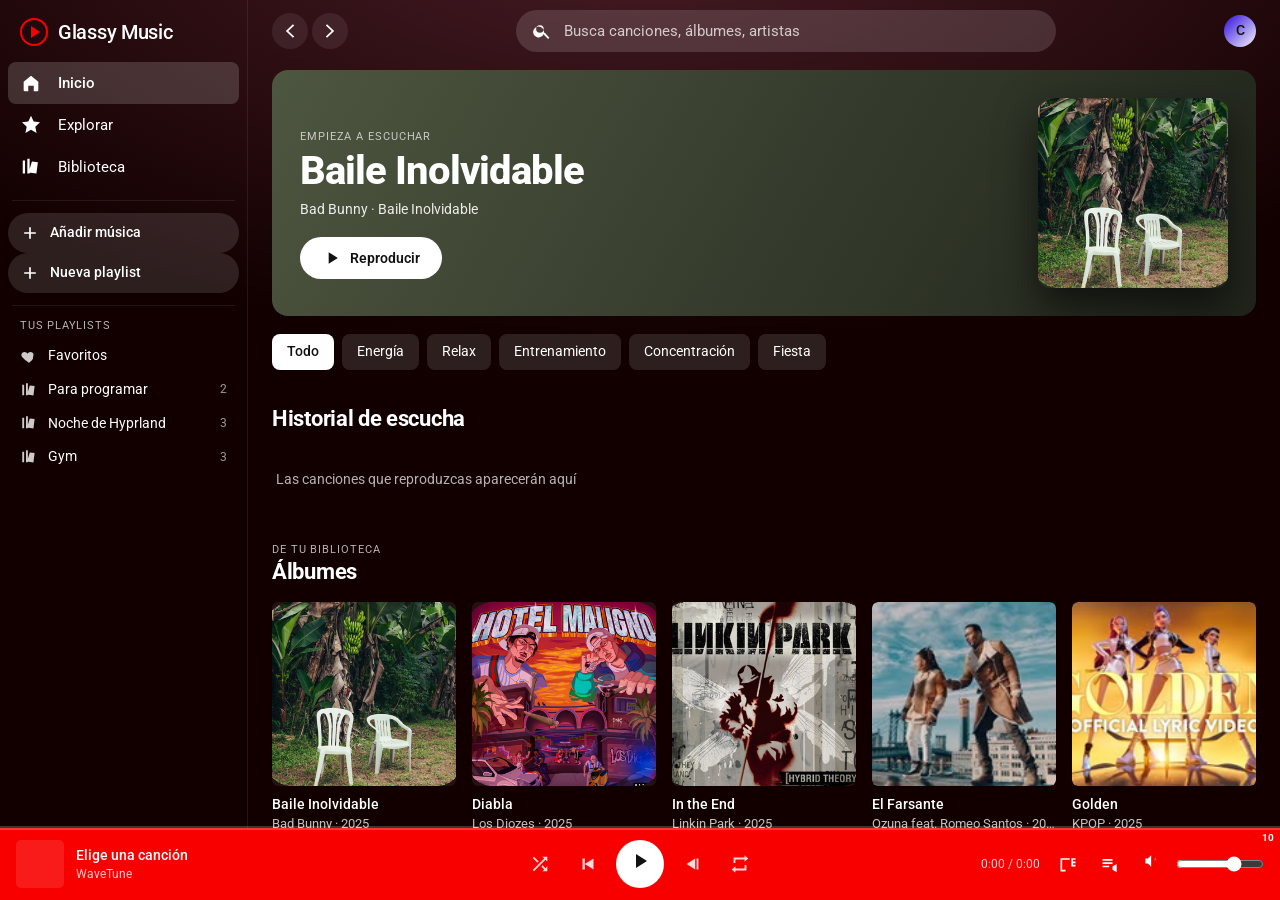
<file: index.html>
<!DOCTYPE html>
<html lang="es">
  <head>
    <meta charset="utf-8">
    <meta name="viewport" content="width=device-width, initial-scale=1, viewport-fit=cover">
    <meta name="description" content="Glassy Music · reproductor con cola, favoritos y playlists">
    <meta name="theme-color" content="#120101">
    <title>Glassy Music · Inicio</title>

    <link rel="icon" href="assets/artwork/golden.png" type="image/png">
    <link rel="apple-touch-icon" href="assets/artwork/golden.png">
    <link rel="manifest" href="manifest.webmanifest">
    <link rel="preconnect" href="https://fonts.googleapis.com">
    <link rel="preconnect" href="https://fonts.gstatic.com" crossorigin>
    <link rel="stylesheet" href="https://fonts.googleapis.com/css2?family=Roboto:wght@400;500;700&display=swap">
    <link rel="stylesheet" href="css/Style.css">
  </head>

  <body data-page="inicio">
    <aside id="sidebar" aria-label="Navegación principal"></aside>

    <main>
      <header class="topbar" id="topbar"></header>
      <div class="scroll" id="view"></div>
    </main>

    <footer id="player" aria-label="Reproductor"></footer>

    <audio id="audio" preload="metadata"></audio>
    <audio id="preload" preload="auto"></audio>

    <script src="js/Data.js"></script>
    <script src="js/History.js"></script>
    <script src="js/Layout.js"></script>
    <script src="js/Player.js"></script>
    <script src="js/Script.js"></script>
  </body>
</html>
</file>
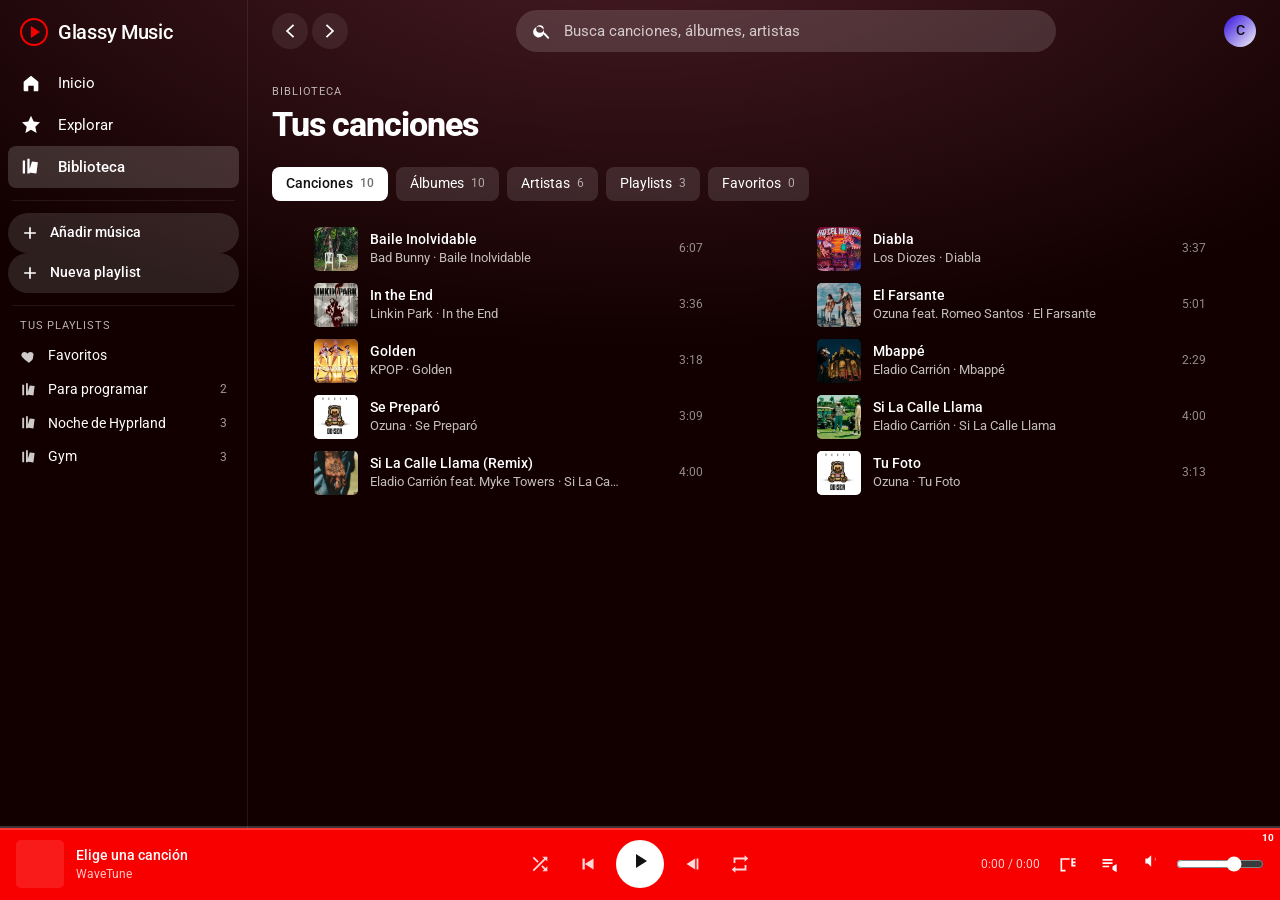
<file: biblioteca/Biblioteca.html>
<!DOCTYPE html>
<html lang="es">
  <head>
    <meta charset="utf-8">
    <meta name="viewport" content="width=device-width, initial-scale=1, viewport-fit=cover">
    <meta name="description" content="Glassy Music · canciones, álbumes, artistas y playlists">
    <meta name="theme-color" content="#120101">
    <title>Glassy Music · Biblioteca</title>

    <link rel="icon" href="../assets/artwork/golden.png" type="image/png">
    <link rel="apple-touch-icon" href="../assets/artwork/golden.png">
    <link rel="manifest" href="../manifest.webmanifest">
    <link rel="preconnect" href="https://fonts.googleapis.com">
    <link rel="preconnect" href="https://fonts.gstatic.com" crossorigin>
    <link rel="stylesheet" href="https://fonts.googleapis.com/css2?family=Roboto:wght@400;500;700&display=swap">
    <link rel="stylesheet" href="../css/Style.css">
  </head>

  <body data-page="biblioteca">
    <aside id="sidebar" aria-label="Navegación principal"></aside>

    <main>
      <header class="topbar" id="topbar"></header>
      <div class="scroll" id="view"></div>
    </main>

    <footer id="player" aria-label="Reproductor"></footer>

    <audio id="audio" preload="metadata"></audio>
    <audio id="preload" preload="auto"></audio>

    <script src="../js/Data.js"></script>
    <script src="../js/History.js"></script>
    <script src="../js/Layout.js"></script>
    <script src="../js/Player.js"></script>
    <script src="../js/Script.js"></script>
  </body>
</html>
</file>
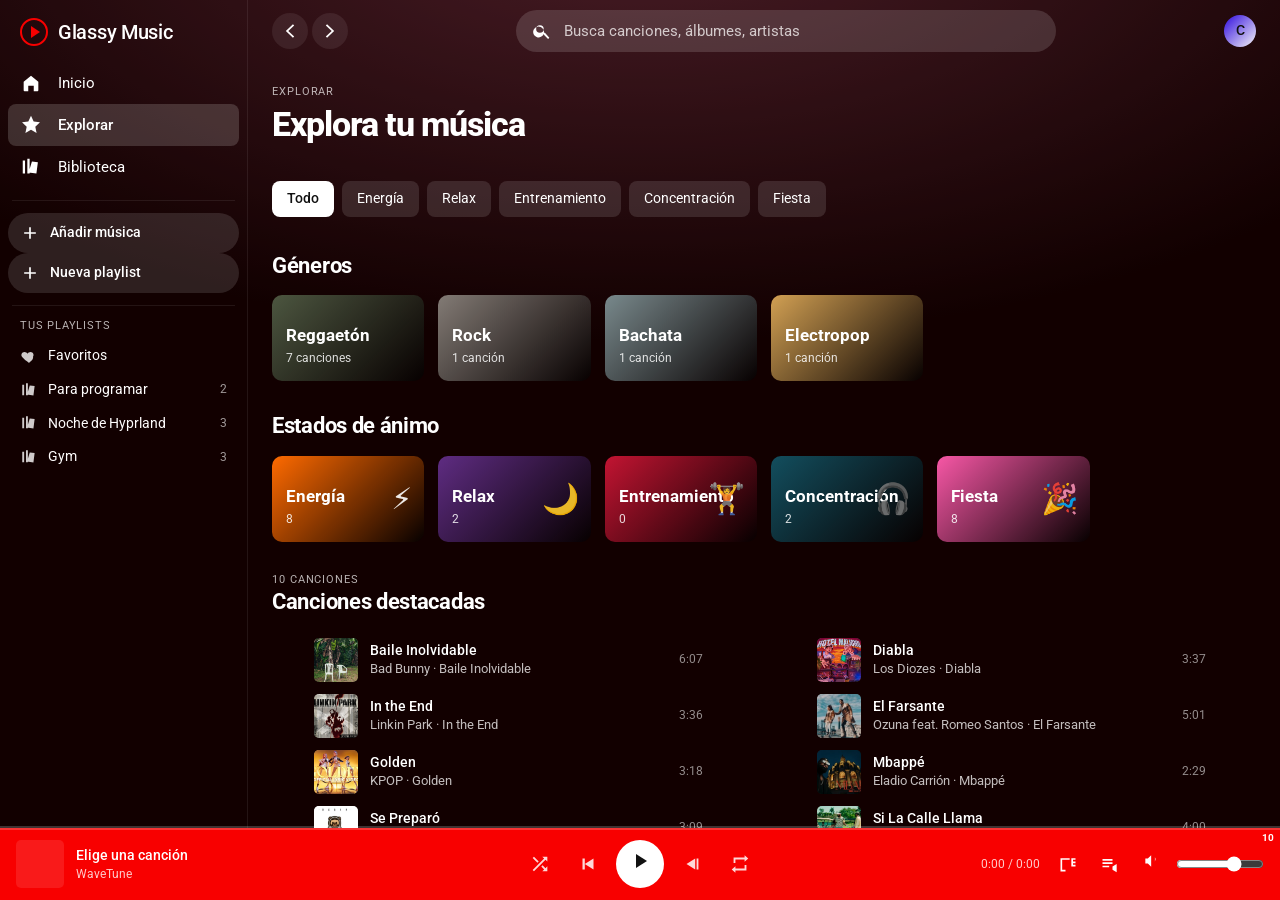
<file: explorar/Explorar.html>
<!DOCTYPE html>
<html lang="es">
  <head>
    <meta charset="utf-8">
    <meta name="viewport" content="width=device-width, initial-scale=1, viewport-fit=cover">
    <meta name="description" content="Glassy Music · explorar por género y estado de ánimo">
    <meta name="theme-color" content="#120101">
    <title>Glassy Music · Explorar</title>

    <link rel="icon" href="../assets/artwork/golden.png" type="image/png">
    <link rel="apple-touch-icon" href="../assets/artwork/golden.png">
    <link rel="manifest" href="../manifest.webmanifest">
    <link rel="preconnect" href="https://fonts.googleapis.com">
    <link rel="preconnect" href="https://fonts.gstatic.com" crossorigin>
    <link rel="stylesheet" href="https://fonts.googleapis.com/css2?family=Roboto:wght@400;500;700&display=swap">
    <link rel="stylesheet" href="../css/Style.css">
  </head>

  <body data-page="explorar">
    <aside id="sidebar" aria-label="Navegación principal"></aside>

    <main>
      <header class="topbar" id="topbar"></header>
      <div class="scroll" id="view"></div>
    </main>

    <footer id="player" aria-label="Reproductor"></footer>

    <audio id="audio" preload="metadata"></audio>
    <audio id="preload" preload="auto"></audio>

    <script src="../js/Data.js"></script>
    <script src="../js/History.js"></script>
    <script src="../js/Layout.js"></script>
    <script src="../js/Player.js"></script>
    <script src="../js/Script.js"></script>
  </body>
</html>
</file>
<file: css/Style.css>
:root{
    --bg:#120101;
    --panel:#2f74c3;
    --hover:#fcfbfa2a;
    --text:#fff;
    --muted:#fffdfd;
    --accent:rgb(248, 0, 0);
    --bar:#b04040;
    --glow:rgba(122,54,72,.75);
    --glow2:rgba(18,1,1,1);
    --sb:248px;
    --glass:72%;
    --ambient-opacity:.72;
    box-sizing:border-box;
    padding-top:env(safe-area-inset-top,0px);
    padding-bottom:env(safe-area-inset-bottom,0px)
}

html{
    scroll-padding-top:env(safe-area-inset-top,0px);
    height:100%
}

*{
    box-sizing:border-box;
    margin:0
}

body{
    height:100%;
    background:var(--bg);
    color:var(--text);
    font:400 14px/1.4 Roboto,system-ui,sans-serif;
    display:grid;
    grid-template-columns:var(--sb) 1fr;
    grid-template-rows:1fr 72px;
    grid-template-areas:"side main" "player player";
    overflow:hidden;
    transition:grid-template-columns .2s
}

/* Fondo ambiental: se tiñe con el color de la portada que suena (--glow) */
body::before{
    content:"";
    position:fixed;
    inset:0;
    background:radial-gradient(120% 80% at 50% -10%,var(--glow) 0,transparent 60%),
               linear-gradient(var(--glow2) 0,var(--bg) 340px) no-repeat;
    opacity:var(--ambient-opacity);
    pointer-events:none;
    z-index:0;
    transition:background .6s
}

button{
    background:none;
    border:0;
    color:inherit;
    font:inherit;
    cursor:pointer;
    border-radius:50%
}

button:focus-visible,.card:focus-visible,.song:focus-visible,.q-item:focus-visible{
    outline:2px solid #fff;
    outline-offset:2px
}

a{color:inherit}

.icon-btn{
    display:grid;
    place-items:center;
    width:36px;
    height:36px;
    flex:none;
    color:var(--muted)
}

.icon-btn:hover{background:var(--hover);color:var(--text)}
.icon-btn.xs{width:26px;height:26px}
.icon-btn.lg{width:44px;height:44px}

/* ---------- barra lateral ---------- */

.logo{
    display:flex;
    align-items:center;
    gap:10px;
    font-size:20px;
    font-weight:500;
    padding:10px 12px 16px;
    letter-spacing:-.3px;
    white-space:nowrap
}

.logo i{
    width:28px;
    height:28px;
    border-radius:50%;
    border:2px solid var(--accent);
    display:grid;
    place-items:center;
    flex:none
}

.logo i::after{
    content:"";
    border-left:9px solid var(--accent);
    border-top:6px solid transparent;
    border-bottom:6px solid transparent;
    margin-left:2px
}

.side-label{
    color:var(--muted);
    opacity:.7;
    font-size:11px;
    text-transform:uppercase;
    letter-spacing:.8px;
    padding:0 12px 6px
}

/* Solo la barra lateral real. El panel de cola también es un <aside>, y si
   estas reglas cogieran a cualquier aside, "body.sb-open aside" (0,2,1) le
   ganaría a ".queue-panel" (0,1,0) y el panel se abriría sobre el menú. */
#sidebar{
    grid-area:side;
    padding:8px 8px 16px;
    border-right:1px solid #ffffff14;
    overflow:auto;
    position:relative;
    z-index:3
}

.nav a{
    display:flex;
    align-items:center;
    gap:16px;
    padding:10px 12px;
    border-radius:8px;
    color:var(--text);
    text-decoration:none;
    font-size:15px
}

.nav a:hover{background:var(--hover)}
.nav a.on{background:var(--hover);font-weight:500}
.nav a svg{width:22px;height:22px;fill:currentColor;flex:none}

.sep{border-top:1px solid #ffffff14;margin:12px 4px}

.newpl{
    display:flex;
    align-items:center;
    gap:10px;
    width:100%;
    padding:10px 12px;
    border-radius:22px;
    background:#ffffff1f;
    font-weight:500;
    text-align:left
}

.newpl:hover{background:#ffffff2e}

.pl-list{display:flex;flex-direction:column}

.pl{
    display:flex;
    align-items:center;
    gap:10px;
    padding:7px 12px;
    border-radius:8px;
    color:var(--muted);
    text-decoration:none;
    cursor:pointer;
    font-size:14px
}

.pl:hover{background:var(--hover);color:var(--text)}
.pl.on{background:var(--hover);color:var(--text);font-weight:500}
.pl svg{flex:none;opacity:.8}
.pl span{flex:1;overflow:hidden;text-overflow:ellipsis;white-space:nowrap}
.pl em{font-style:normal;font-size:12px;opacity:.6}

/* ---------- zona principal ---------- */

main{
    grid-area:main;
    display:flex;
    flex-direction:column;
    min-height:0;
    overflow:hidden;
    position:relative;
    z-index:1
}

.topbar{
    flex:none;
    display:flex;
    align-items:center;
    gap:12px;
    padding:10px 24px
}

.nav-arrows{display:flex;gap:4px}
.nav-arrows .icon-btn{background:#ffffff14}
.nav-arrows .icon-btn:hover{background:#ffffff26}

.search{
    flex:1;
    max-width:540px;
    margin:0 auto;
    background:#f7f5f525;
    border-radius:24px;
    display:flex;
    align-items:center;
    gap:10px;
    padding:0 16px;
    height:42px
}

.search:focus-within{background:#f7f5f540;box-shadow:inset 0 0 0 1px #ffffff40}

.search input{
    flex:1;
    background:none;
    border:0;
    color:var(--text);
    font:inherit;
    font-size:15px;
    outline:0;
    min-width:0
}

.search input::placeholder{color:var(--muted);opacity:.75}
.search input::-webkit-search-cancel-button{filter:invert(1);opacity:.6}

.avatar{
    flex:none;
    width:32px;
    height:32px;
    border-radius:50%;
    background:linear-gradient(135deg,#2e0ade,#f7f6f7);
    display:grid;
    place-items:center;
    font-weight:500;
    color:#111
}

.scroll{
    flex:1;
    min-height:0;
    overflow:auto;
    padding:0 24px 32px;
    scrollbar-width:thin
}

/* ---------- portada principal ---------- */

.hero{
    display:flex;
    align-items:center;
    gap:24px;
    margin:8px 0 4px;
    padding:28px;
    border-radius:16px;
    background:linear-gradient(120deg,var(--h1),var(--h2));
    position:relative;
    overflow:hidden
}

.hero-text{flex:1;min-width:0;z-index:1}
.hero h1{font-size:40px;font-weight:800;letter-spacing:-1px;line-height:1.05;margin:6px 0 8px}
.hero-sub{opacity:.9;margin-bottom:18px}

.hero-art{
    width:190px;
    height:190px;
    flex:none;
    border-radius:12px;
    background-size:cover;
    background-position:center;
    box-shadow:0 18px 40px #0009;
    overflow:hidden
}

.artwork-image{display:block;width:100%;height:100%;object-fit:cover;border-radius:inherit;pointer-events:none}

.btn-play{
    display:inline-flex;
    align-items:center;
    gap:8px;
    padding:11px 22px;
    border-radius:24px;
    background:#fff;
    color:#111;
    font-weight:600;
    font-size:14px
}

.btn-play:hover{background:#e8e8e8;transform:scale(1.02)}

/* ---------- secciones ---------- */

.sec{margin-top:30px}
.sec-head{display:flex;align-items:baseline;gap:14px;margin-bottom:14px}
.sec h2{font-size:22px;font-weight:700;letter-spacing:-.3px}
.kicker{color:var(--muted);opacity:.7;font-size:11px;text-transform:uppercase;letter-spacing:.9px;margin-top:22px}
.page-title{font-size:34px;font-weight:800;letter-spacing:-1px;margin:2px 0 18px}

.chips{
    display:flex;
    gap:8px;
    padding:14px 0 4px;
    overflow-x:auto;
    scrollbar-width:none
}

.chip{
    padding:8px 15px;
    border-radius:8px;
    background:#ffffff1f;
    white-space:nowrap;
    font-size:14px
}

.chip:hover{background:#ffffff2e}
.chip.on{background:#fff;color:#111;font-weight:500}

/* ---------- tarjetas ---------- */

.grid{
    display:grid;
    grid-template-columns:repeat(auto-fill,minmax(158px,1fr));
    gap:18px 16px
}

.card{
    position:relative;
    cursor:pointer;
    border-radius:8px;
    min-width:0
}

.cover{
    aspect-ratio:1;
    border-radius:6px;
    position:relative;
    overflow:hidden;
    background-size:cover;
    background-position:center;
    background-color:#ffffff12
}

.card.artist .cover{border-radius:50%}
.card.artist{text-align:center}

/* Carrusel de artistas: foco central y elementos laterales en profundidad. */
.artist-carousel{display:flex;align-items:center;gap:4px;position:relative}
.artist-stage{position:relative;flex:1;min-width:0;height:250px;overflow:hidden;outline:none;touch-action:pan-y pinch-zoom;cursor:grab;user-select:none;-webkit-user-select:none;mask-image:linear-gradient(90deg,transparent 0,#000 8%,#000 92%,transparent 100%)}
.artist-stage.dragging{cursor:grabbing;user-select:none}
.artist-stage-item{position:absolute;top:44px;left:calc(50% + var(--artist-shift));z-index:var(--artist-depth);width:132px;padding:0;display:flex;flex-direction:column;align-items:center;gap:2px;background:transparent;border-radius:12px;color:var(--text);opacity:var(--artist-opacity);transform:translateX(-50%) scale(var(--artist-scale));transform-origin:center center;transition:left .48s cubic-bezier(.2,.8,.2,1),transform .48s cubic-bezier(.2,.8,.2,1),opacity .35s;white-space:nowrap}
.artist-stage-item:hover{filter:brightness(1.2)}
.artist-stage-item:focus-visible{outline:2px solid var(--accent);outline-offset:4px}
.artist-orb{width:112px;height:112px;flex:none;border-radius:50%;box-shadow:inset 0 0 35px #0005;filter:saturate(.82)}
.artist-stage-item b{max-width:132px;margin-top:6px;font-size:12px;font-weight:500;overflow:hidden;text-overflow:ellipsis}
.artist-stage-item>span:last-child{font-size:11px;opacity:.72}
.artist-arrow{width:36px;height:36px;display:grid;place-items:center;border-radius:50%;background:#ffffff12;z-index:12;flex:none}
.artist-arrow:hover{background:#ffffff2b}
@media(max-width:560px){.artist-carousel{gap:0}.artist-stage{height:220px}.artist-stage-item{top:38px}.artist-orb{width:100px;height:100px}.artist-arrow{width:30px;height:30px}}

.pb{
    position:absolute;
    right:8px;
    bottom:8px;
    width:40px;
    height:40px;
    background:#000b;
    border-radius:50%;
    opacity:0;
    display:grid;
    place-items:center;
    z-index:2;
    transition:opacity .15s,transform .15s;
    color:#fff;
    transform:translateY(6px)
}

.card:hover .pb,.card:focus-visible .pb{opacity:1;transform:none}
.pb svg{width:20px;height:20px;margin-left:2px}

.card b{
    display:block;
    margin-top:9px;
    font-weight:500;
    font-size:14px;
    white-space:nowrap;
    overflow:hidden;
    text-overflow:ellipsis
}

.card span{
    color:var(--muted);
    opacity:.75;
    font-size:13px;
    display:block;
    white-space:nowrap;
    overflow:hidden;
    text-overflow:ellipsis
}

.dots{
    position:absolute;
    top:6px;
    right:6px;
    width:30px;
    height:30px;
    background:#000000a8;
    opacity:0;
    color:#fff;
    backdrop-filter:blur(4px)
}

.card:hover .dots,.card:focus-within .dots{opacity:1}

/* ---------- lista de canciones ---------- */

.songs{
    display:grid;
    grid-template-columns:repeat(2,1fr);
    gap:0 22px
}

.song{
    display:flex;
    align-items:center;
    gap:12px;
    padding:6px 8px;
    border-radius:8px;
    cursor:pointer;
    min-width:0
}

.song:hover{background:var(--hover)}

.song-idx{
    width:22px;
    flex:none;
    display:grid;
    place-items:center;
    font-size:13px;
    opacity:.55
}

.idx{font-variant-numeric:tabular-nums}

.thumb{
    width:44px;
    height:44px;
    border-radius:5px;
    background-size:cover;
    background-position:center;
    flex:none
}

.song-text{flex:1;min-width:0}
.song-text b{display:block;font-weight:500;white-space:nowrap;overflow:hidden;text-overflow:ellipsis}
.song-text b.faved{color:var(--accent)}
.song-text small{color:var(--muted);opacity:.75;font-size:13px;display:block;white-space:nowrap;overflow:hidden;text-overflow:ellipsis}
.song-text .history-time{font-size:11px;opacity:.55}

.song-dur{
    flex:none;
    font-size:12px;
    opacity:.55;
    font-variant-numeric:tabular-nums
}

.like{opacity:0}
.song:hover .like,.like.on,.like:focus-visible{opacity:1}
.like.on{color:var(--accent)}
.like.on svg{fill:currentColor}

.song .dots{position:static;background:none;opacity:0;width:30px;height:30px}
.song:hover .dots,.song:focus-within .dots{opacity:.7}

/* barras animadas de la canción en reproducción */
.bars{display:inline-flex;align-items:flex-end;gap:2px;height:14px}
.bars i{width:3px;background:var(--accent);border-radius:1px;animation:eq .9s ease-in-out infinite}
.bars i:nth-child(1){height:60%;animation-delay:-.45s}
.bars i:nth-child(2){height:100%;animation-delay:-.2s}
.bars i:nth-child(3){height:45%}
@keyframes eq{0%,100%{transform:scaleY(.4)}50%{transform:scaleY(1)}}

/* ----------Explorar ---------- */

.tiles{
    display:grid;
    grid-template-columns:repeat(auto-fill,minmax(150px,1fr));
    gap:14px
}

.tile{
    aspect-ratio:16/9;
    border-radius:10px;
    padding:14px;
    text-align:left;
    display:flex;
    flex-direction:column;
    justify-content:flex-end;
    gap:2px;
    background:linear-gradient(135deg,var(--t),#00000099);
    position:relative;
    overflow:hidden
}

.tile:hover{filter:brightness(1.12)}
.tile.on{outline:2px solid #fff;outline-offset:-2px}
.tile b{font-size:17px;font-weight:700}
.tile span{font-size:12px;opacity:.85}
.tile .emoji{position:absolute;right:12px;top:50%;transform:translateY(-50%);font-size:30px;opacity:.9}

/* ---------- Biblioteca ---------- */

.ltabs{display:flex;gap:8px;flex-wrap:wrap;margin-bottom:20px}
.ltab{
    padding:7px 14px;
    border-radius:8px;
    background:#ffffff1f;
    font-size:14px;
    display:flex;
    align-items:center;
    gap:7px
}
.ltab:hover{background:#ffffff2e}
.ltab.on{background:#fff;color:#111;font-weight:500}
.ltab em{font-style:normal;font-size:12px;opacity:.6}

.album-head{
    display:flex;
    gap:26px;
    align-items:flex-end;
    padding:28px;
    border-radius:16px;
    margin:8px 0 24px;
    background:linear-gradient(120deg,var(--h1,#7a3648),var(--h2,#240609))
}

.album-cover{
    width:190px;
    height:190px;
    flex:none;
    border-radius:10px;
    background-size:cover;
    background-position:center;
    box-shadow:0 18px 40px #0009;
    overflow:hidden
}

.album-cover.round{border-radius:50%}
.album-info{flex:1;min-width:0}
.album-info .kicker{margin-top:0}
.album-meta{opacity:.9;margin-bottom:18px}
.album-actions{display:flex;align-items:center;gap:12px}

.empty{color:var(--muted);opacity:.7;padding:22px 4px}

/* ---------- reproductor ---------- */

footer{
    grid-area:player;
    background:var(--bar);
    display:grid;
    grid-template-columns:minmax(0,1fr) auto minmax(0,1fr);
    align-items:center;
    gap:16px;
    padding:0 16px;
    position:relative;
    z-index:4
}

.prog{
    position:absolute;
    left:0;
    right:0;
    top:-2px;
    height:4px;
    background:#ffffff33
}

.prog input{
    position:absolute;
    inset:-6px 0;
    width:100%;
    height:16px;
    opacity:0;
    cursor:pointer;
    margin:0;
    z-index:2
}

.prog i{
    display:block;
    height:100%;
    width:0;
    background:var(--accent)
}

.now{
    display:flex;
    align-items:center;
    gap:12px;
    min-width:0
}

.now .thumb{
    width:48px;
    height:48px;
    background-size:cover;
    background-position:center;
    background-color:#ffffff1a;
    cursor:pointer
}

.now-text{min-width:0;flex:1}
.now-text b{display:block;font-weight:500;white-space:nowrap;overflow:hidden;text-overflow:ellipsis}
.now-text small{color:var(--muted);opacity:.8;display:block;white-space:nowrap;overflow:hidden;text-overflow:ellipsis}

.ctrl{display:flex;align-items:center;gap:8px}
.ctrl button{display:grid;place-items:center;width:40px;height:40px}
.ctrl .sm{color:var(--muted);opacity:.85}
.ctrl .sm:hover{background:var(--hover);color:var(--text)}
.ctrl .sm.on{color:var(--accent);opacity:1}
.ctrl .sm svg{width:22px;height:22px}
.ctrl .play{
    width:48px;
    height:48px;
    background:#fff;
    color:#111
}
.ctrl .play:hover{background:#e6e6e6}

.right{
    display:flex;
    justify-content:flex-end;
    align-items:center;
    gap:6px
}

.time{
    font-size:12px;
    opacity:.8;
    margin-right:4px;
    white-space:nowrap;
    font-variant-numeric:tabular-nums
}

.vol{width:88px;accent-color:#fff}

.queue-btn{position:relative}
.badge{
    position:absolute;
    top:2px;
    right:2px;
    min-width:16px;
    height:16px;
    padding:0 4px;
    border-radius:8px;
    background:var(--accent);
    color:#fff;
    font-size:10px;
    font-weight:700;
    display:grid;
    place-items:center
}

/* ---------- panel de cola ---------- */

.queue-panel{
    position:fixed;
    top:0;
    right:0;
    bottom:72px;
    width:340px;
    max-width:88vw;
    background:#1c0b0bee;
    backdrop-filter:blur(18px);
    border-left:1px solid #ffffff1f;
    transform:translateX(100%);
    transition:transform .22s ease;
    z-index:20;
    display:flex;
    flex-direction:column
}

.queue-panel.open{transform:none}

.queue-panel header{
    display:flex;
    align-items:center;
    justify-content:space-between;
    padding:16px 12px 8px 20px
}

.queue-panel h2{font-size:20px;font-weight:700}
.queue-body{flex:1;min-height:0;overflow:auto;padding:0 12px 20px}
.queue-label{font-size:12px;opacity:.7;padding:0 8px 10px}

.q-list{list-style:none;padding:0;margin:0}

.q-item{
    display:flex;
    align-items:center;
    gap:6px;
    padding:6px 8px;
    border-radius:8px
}

.q-item:hover{background:var(--hover)}
.q-item.current{background:#ffffff1c}
.q-item.dragging{opacity:.4}
.q-item.drop-before{box-shadow:inset 0 2px 0 var(--accent)}
.q-item.drop-after{box-shadow:inset 0 -2px 0 var(--accent)}

.q-grip{opacity:0;color:var(--muted);cursor:grab;flex:none}
.q-item:hover .q-grip{opacity:.6}

.q-main{
    display:flex;
    align-items:center;
    gap:10px;
    flex:1;
    min-width:0;
    text-align:left;
    border-radius:8px
}

.q-art{
    width:40px;
    height:40px;
    border-radius:5px;
    flex:none;
    background-size:cover;
    background-position:center;
    overflow:hidden
}

.q-text{min-width:0}
.q-title{display:block;font-weight:500;white-space:nowrap;overflow:hidden;text-overflow:ellipsis}
.q-artist{display:block;font-size:12px;opacity:.7;white-space:nowrap;overflow:hidden;text-overflow:ellipsis}
.q-item .bars{flex:none;margin-right:4px}

/* ---------- reproductor ampliado ---------- */

.expanded{
    position:fixed;
    inset:0;
    background:#0d0405f2;
    backdrop-filter:blur(24px);
    z-index:40;
    display:flex;
    flex-direction:column;
    align-items:center;
    padding:18px 24px 32px;
    gap:14px;
    opacity:0;
    pointer-events:none;
    transform:scale(1.02);
    transition:opacity .2s,transform .2s;
    overflow:auto
}

.expanded.open{opacity:1;pointer-events:auto;transform:none}

.xp-bg{
    position:absolute;
    inset:-60px;
    background-size:cover;
    background-position:center;
    filter:blur(70px) saturate(1.6);
    opacity:.4;
    z-index:-1
}

.xp-head{
    width:100%;
    max-width:560px;
    display:flex;
    align-items:center;
    gap:12px
}

.xp-head-text{flex:1;min-width:0}
.xp-head-text small{display:block;font-size:11px;opacity:.6;text-transform:uppercase;letter-spacing:.8px}
.xp-head-text b{font-size:14px;font-weight:500;opacity:.9}

.xp-art{
    width:min(58vh,340px);
    height:min(58vh,340px);
    border-radius:12px;
    background-size:cover;
    background-position:center;
    box-shadow:0 24px 60px #000b;
    flex:none
}

.xp-meta{
    width:100%;
    max-width:560px;
    display:flex;
    align-items:flex-end;
    gap:16px
}

.xp-meta h1{font-size:26px;font-weight:700;letter-spacing:-.5px}
.xp-meta p{opacity:.75;margin-top:2px}
.xp-meta>div{flex:1;min-width:0}

.xp-prog{
    width:100%;
    max-width:560px;
    display:flex;
    align-items:center;
    gap:12px;
    font-size:12px;
    opacity:.8;
    font-variant-numeric:tabular-nums
}

.xp-bar{
    flex:1;
    height:4px;
    background:#ffffff33;
    border-radius:2px;
    display:block;
    overflow:hidden
}

.xp-bar b{display:block;height:100%;width:0;background:var(--accent)}

.xp-ctrl{
    display:flex;
    align-items:center;
    gap:18px
}

.xp-ctrl button{display:grid;place-items:center;width:48px;height:48px}
.xp-ctrl .sm{color:var(--muted);opacity:.85}
.xp-ctrl .sm.on{color:var(--accent);opacity:1}
.xp-ctrl .play{
    width:64px;
    height:64px;
    background:#fff;
    color:#111
}
.xp-ctrl .sm svg{width:26px;height:26px}
.xp-ctrl .play svg{width:32px;height:32px}

.xp-tabs{
    width:100%;
    max-width:560px;
    display:flex;
    gap:4px;
    border-bottom:1px solid #ffffff1f;
    margin-top:6px
}

.xp-tab{
    padding:9px 14px;
    color:var(--muted);
    opacity:.7;
    font-size:14px;
    border-radius:8px 8px 0 0;
    position:relative
}

.xp-tab.on{opacity:1;color:var(--text)}
.xp-tab.on::after{
    content:"";
    position:absolute;
    left:14px;
    right:14px;
    bottom:-1px;
    height:2px;
    background:var(--accent)
}

.xp-pane{
    display:none;
    width:100%;
    max-width:560px
}

.xp-pane.on{display:block}

.lyrics{font-size:15px;line-height:1.9;opacity:.9}
.lyrics .dim{opacity:.6;font-size:13px}
.lyrics-none{opacity:.4;margin-bottom:10px}

/* ---------- letras sincronizadas y ajustes de apariencia ---------- */
.lyrics-heading{display:flex;align-items:center;justify-content:space-between;margin-bottom:14px}
.lyrics-scroll{max-height:44vh;overflow:auto;padding:6px 2px;scrollbar-width:thin}
.lyric-line{font-size:clamp(18px,2vw,26px);line-height:1.55;padding:5px 0;opacity:.48;transition:opacity .2s,color .2s,transform .2s}
.lyric-line.active{opacity:1;color:var(--text);font-weight:700;transform:translateX(5px);text-shadow:0 0 22px color-mix(in srgb,var(--accent),transparent 55%)}
.lyrics-edit,.lyrics-cancel{border-radius:18px;padding:8px 14px;background:#ffffff18;border:1px solid #ffffff24}
.lyrics-edit:hover,.lyrics-cancel:hover{background:#ffffff2a}
.lyrics-editor{display:block;width:100%;min-height:190px;resize:vertical;margin:12px 0;padding:14px;border-radius:12px;background:#0b080bd9;color:var(--text);border:1px solid #ffffff30;font:inherit;line-height:1.65}
.lyrics-actions{display:flex;align-items:center;gap:12px}
.lyrics-actions .btn-play{width:auto;margin:0}
.settings-backdrop{position:fixed;inset:0;z-index:100;display:grid;place-items:center;padding:20px;background:#0009;backdrop-filter:blur(10px)}
.settings-backdrop[hidden]{display:none}
.settings-dialog{width:min(100%,480px);padding:24px;border:1px solid #ffffff30;border-radius:20px;background:color-mix(in srgb,var(--bg),#34272b var(--glass));box-shadow:0 24px 90px #000a;backdrop-filter:blur(24px)}
.settings-dialog header{display:flex;align-items:flex-start;justify-content:space-between;margin-bottom:14px}
.settings-dialog h2{font-size:22px;margin:3px 0 8px}
.setting-row{display:flex;align-items:center;justify-content:space-between;gap:20px;padding:15px 0;border-top:1px solid #ffffff18}
.setting-row span{display:grid;gap:3px}.setting-row small,.settings-note{color:var(--muted);opacity:.68;font-size:12px}
.setting-row input[type="color"]{width:42px;height:36px;padding:3px;border:1px solid #ffffff40;border-radius:10px;background:#ffffff18}
.setting-row input[type="range"]{accent-color:var(--accent);width:130px}
.setting-row input[type="checkbox"]{width:19px;height:19px;accent-color:var(--accent)}
.settings-note{line-height:1.6;margin-top:10px}
.ambient-motion::before{animation:ambient-drift 18s ease-in-out infinite alternate}
@keyframes ambient-drift{from{transform:scale(1);filter:hue-rotate(-8deg)}to{transform:scale(1.08);filter:hue-rotate(8deg)}}
@media(prefers-reduced-motion:reduce){.ambient-motion::before{animation:none}}

/* ---------- menú contextual ---------- */

.ctx{
    position:fixed;
    min-width:212px;
    background:#221012f2;
    backdrop-filter:blur(18px);
    border:1px solid #ffffff1f;
    border-radius:12px;
    padding:6px;
    z-index:60;
    box-shadow:0 18px 50px #000a
}

.ctx-backdrop{position:fixed;inset:0;z-index:55}

.ctx button{
    display:flex;
    align-items:center;
    gap:12px;
    width:100%;
    padding:9px 12px;
    border-radius:8px;
    text-align:left;
    font-size:14px
}

.ctx button:hover{background:#ffffff1f}
.ctx button svg{opacity:.75;flex:none}
.ctx-sep{border:0;border-top:1px solid #ffffff1f;margin:5px 8px}

/* ---------- aviso ---------- */

.toast{
    position:fixed;
    left:50%;
    bottom:96px;
    transform:translate(-50%,10px);
    background:#221012f2;
    backdrop-filter:blur(12px);
    border:1px solid #ffffff1f;
    padding:10px 18px;
    border-radius:22px;
    font-size:14px;
    z-index:70;
    opacity:0;
    pointer-events:none;
    transition:opacity .18s,transform .18s;
    max-width:80vw;
    text-align:center
}

.toast.show{opacity:1;transform:translate(-50%,0)}

/* ---------- barra lateral en móvil ---------- */

.burger{display:none}

@media(max-width:900px){
    body{grid-template-columns:1fr;grid-template-areas:"main" "player"}
    .burger{display:grid}

    #sidebar{
        position:fixed;
        top:0;
        bottom:72px;
        left:0;
        width:var(--sb);
        background:#170809f5;
        backdrop-filter:blur(18px);
        transform:translateX(-100%);
        transition:transform .22s;
        z-index:25
    }

    body.sb-open #sidebar{transform:none}
    body.sb-open::after{
        content:"";
        position:fixed;
        inset:0;
        background:#0008;
        z-index:2
    }

    .topbar{padding:10px 16px}
    .nav-arrows{display:none}
    .scroll{padding:0 16px 28px}
    .songs{grid-template-columns:1fr}
    .hero{flex-direction:column;align-items:flex-start;padding:20px}
    .hero h1{font-size:28px}
    .hero-art{width:100%;height:150px}
    .page-title{font-size:26px}
    .album-head{flex-direction:column;align-items:flex-start;padding:20px;gap:18px}
    .album-cover{width:140px;height:140px}
    footer{grid-template-columns:minmax(0,1fr) auto;gap:10px}
    .vol,.time{display:none}
    .ctrl .sm[data-ctl="prev"],.ctrl .sm[data-ctl="next"]{display:none}
    .queue-panel{bottom:72px}
    .xp-art{width:min(50vh,260px);height:min(50vh,260px)}
    .xp-ctrl{gap:10px}
    .xp-ctrl button{width:42px;height:42px}
    .xp-ctrl .play{width:56px;height:56px}
}

@media(max-width:560px){
    .right [data-ctl="lyrics"]{display:none}
    .xp-meta h1{font-size:20px}
    .grid{grid-template-columns:repeat(auto-fill,minmax(132px,1fr))}
}

@media(prefers-reduced-motion:reduce){
    *{transition:none!important;animation:none!important}
}
</file>
